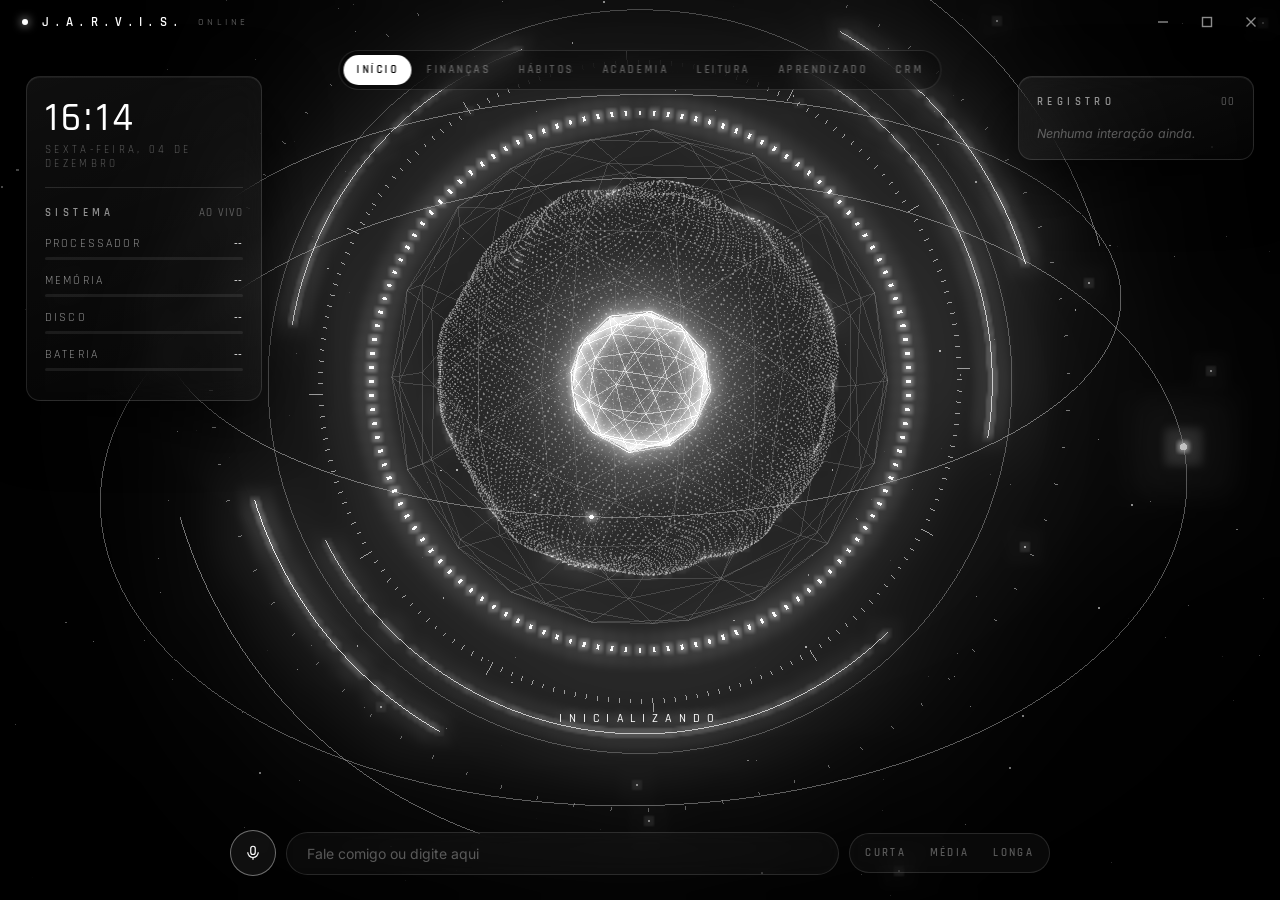
<file: jarvis/web/index.html>
<!doctype html>
<html lang="pt-BR">
<head>
<meta charset="utf-8">
<meta name="viewport" content="width=device-width, initial-scale=1">
<title>J.A.R.V.I.S.</title>
<link rel="preconnect" href="https://fonts.googleapis.com">
<link rel="preconnect" href="https://fonts.gstatic.com" crossorigin>
<link href="https://fonts.googleapis.com/css2?family=Inter:wght@300;400;500&family=Rajdhani:wght@400;500;600&display=swap" rel="stylesheet">
<script type="importmap">{ "imports": { "three": "./three.module.min.js" } }</script>
<style>
  :root {
    --fundo: #000;
    --branco: #ffffff;
    --texto: #ededed;
    --suave: rgba(255, 255, 255, 0.55);
    --apagado: rgba(255, 255, 255, 0.32);
    --linha: rgba(255, 255, 255, 0.12);
    --vidro: rgba(255, 255, 255, 0.035);
    --hud: "Rajdhani", "Segoe UI", sans-serif;
    --corpo: "Inter", "Segoe UI", sans-serif;
  }
  * { box-sizing: border-box; margin: 0; padding: 0; }
  html, body { height: 100%; background: var(--fundo); color: var(--texto); overflow: hidden;
    font-family: var(--corpo); user-select: none; -webkit-font-smoothing: antialiased; }
  canvas { position: fixed; inset: 0; display: block; }

  /* Vinheta cinematográfica */
  .vinheta { position: fixed; inset: 0; pointer-events: none;
    background: radial-gradient(ellipse at 50% 45%, transparent 45%, rgba(0,0,0,.55) 80%, #000 100%); }

  /* Barra de título (janela sem bordas) */
  #titulo { position: fixed; top: 0; left: 0; right: 0; height: 44px; display: flex; align-items: center;
    justify-content: space-between; padding: 0 8px 0 22px; z-index: 10; }
  .marca { font-family: var(--hud); font-weight: 600; letter-spacing: .55em; font-size: 13px; color: var(--branco);
    display: flex; align-items: center; gap: 14px; pointer-events: none; }
  .marca .ponto { width: 6px; height: 6px; border-radius: 50%; background: var(--branco);
    box-shadow: 0 0 10px var(--branco); animation: pulsar 2.4s ease-in-out infinite; }
  .marca small { font-weight: 500; letter-spacing: .35em; font-size: 10px; color: var(--apagado); }
  .controles { display: flex; gap: 2px; }
  .controles button { width: 42px; height: 30px; border: 0; background: transparent; color: var(--suave);
    cursor: pointer; border-radius: 6px; display: grid; place-items: center; transition: background .15s, color .15s; }
  .controles button:hover { background: rgba(255,255,255,.08); color: var(--branco); }
  .controles button.fechar:hover { background: rgba(255,255,255,.9); color: #000; }
  .controles svg { width: 12px; height: 12px; stroke: currentColor; stroke-width: 1.4; fill: none; }

  /* Painéis de vidro */
  .painel { position: fixed; top: 76px; width: 236px; padding: 18px 18px 16px; border: 1px solid var(--linha);
    background: linear-gradient(160deg, rgba(255,255,255,.06), rgba(255,255,255,.015));
    backdrop-filter: blur(14px); -webkit-backdrop-filter: blur(14px); border-radius: 14px;
    box-shadow: 0 20px 60px rgba(0,0,0,.6), inset 0 1px 0 rgba(255,255,255,.06); }
  .painel.esq { left: 26px; }
  .painel.dir { right: 26px; }
  .painel h2 { font-family: var(--hud); font-weight: 600; font-size: 11px; letter-spacing: .4em; color: var(--suave);
    display: flex; justify-content: space-between; margin-bottom: 16px; }
  .painel h2 span { color: var(--apagado); letter-spacing: .1em; font-weight: 500; }
  .medida { margin-bottom: 13px; }
  .medida .rotulo { display: flex; justify-content: space-between; font-family: var(--hud); font-size: 12px;
    letter-spacing: .18em; color: var(--suave); margin-bottom: 6px; }
  .medida .rotulo b { color: var(--branco); font-weight: 500; letter-spacing: .05em; font-variant-numeric: tabular-nums; }
  .barra-medida { height: 3px; background: rgba(255,255,255,.08); border-radius: 2px; overflow: hidden; }
  .barra-medida i { display: block; height: 100%; width: 0; background: linear-gradient(90deg, rgba(255,255,255,.5), #fff);
    box-shadow: 0 0 8px rgba(255,255,255,.7); transition: width .8s cubic-bezier(.2,.8,.2,1); }
  .relogio { font-family: var(--hud); font-size: 40px; font-weight: 500; letter-spacing: .08em; color: var(--branco);
    line-height: 1; margin: 4px 0 4px; font-variant-numeric: tabular-nums; }
  .data { font-family: var(--hud); font-size: 11px; letter-spacing: .3em; color: var(--apagado); text-transform: uppercase;
    margin-bottom: 18px; padding-bottom: 16px; border-bottom: 1px solid var(--linha); }

  #registro { list-style: none; display: flex; flex-direction: column; gap: 11px; max-height: 330px; overflow: hidden; }
  #registro li { font-size: 12.5px; line-height: 1.45; color: var(--suave); border-left: 1px solid var(--linha);
    padding-left: 10px; animation: entrar .4s ease both; }
  #registro li.jarvis { color: var(--texto); border-left-color: rgba(255,255,255,.6); }
  #registro li small { display: block; font-family: var(--hud); letter-spacing: .25em; font-size: 9.5px;
    color: var(--apagado); margin-bottom: 2px; text-transform: uppercase; }
  #registro .vazio { border: 0; padding: 0; color: var(--apagado); font-style: italic; }

  /* Centro inferior */
  #estado { position: fixed; left: 50%; bottom: 174px; transform: translateX(-50%); font-family: var(--hud);
    font-size: 12px; font-weight: 500; letter-spacing: .6em; margin-right: -.6em; color: var(--branco);
    text-transform: uppercase; pointer-events: none; text-shadow: 0 0 12px rgba(255,255,255,.6); }
  #tempos { position: fixed; left: 50%; bottom: 156px; transform: translateX(-50%); font: 500 10px var(--hud);
    letter-spacing: .25em; color: var(--apagado); text-transform: uppercase; pointer-events: none; }
  #legendas { position: fixed; left: 50%; bottom: 82px; transform: translateX(-50%);
    width: min(780px, calc(100% - 32px)); text-align: center; pointer-events: none; }
  #voce { color: var(--apagado); font-size: 13px; min-height: 18px; font-style: italic; }
  #fala { margin-top: 6px; font-size: 18px; font-weight: 300; line-height: 1.5; min-height: 27px; color: var(--branco);
    text-shadow: 0 0 22px rgba(255,255,255,.25); }
  #barra { position: fixed; left: 50%; bottom: 24px; transform: translateX(-50%); width: min(820px, calc(100% - 32px));
    display: flex; align-items: center; gap: 10px; }
  #microfone { flex: none; width: 46px; height: 46px; border-radius: 50%; border: 1px solid rgba(255,255,255,.4);
    background: rgba(255,255,255,.06); color: var(--branco); cursor: pointer; display: grid; place-items: center;
    backdrop-filter: blur(10px); transition: background .2s, box-shadow .2s, border-color .2s; }
  #microfone svg { width: 18px; height: 18px; stroke: currentColor; stroke-width: 1.6; fill: none; }
  #microfone:not(.mudo) { box-shadow: 0 0 0 0 rgba(255,255,255,.35); animation: aura 2.4s ease-out infinite; }
  #microfone.mudo { border-color: var(--linha); color: var(--apagado); background: transparent; }
  #microfone .risco { display: none; }
  #microfone.mudo .risco { display: block; }
  @keyframes aura { 0% { box-shadow: 0 0 0 0 rgba(255,255,255,.3); } 100% { box-shadow: 0 0 0 14px rgba(255,255,255,0); } }
  .modos { flex: none; display: flex; padding: 3px; border: 1px solid var(--linha); border-radius: 22px;
    background: var(--vidro); backdrop-filter: blur(10px); }
  .modos button { border: 0; background: transparent; color: var(--apagado); font: 600 10.5px var(--hud);
    letter-spacing: .22em; padding: 9px 12px; border-radius: 18px; cursor: pointer; transition: all .2s; }
  .modos button:hover { color: var(--branco); }
  .modos button.ativo { background: var(--branco); color: #000; }
  #entrada { flex: 1; min-width: 0; background: var(--vidro); border: 1px solid var(--linha); color: var(--texto);
    padding: 12px 20px; border-radius: 24px; font: 400 14px var(--corpo); outline: none; user-select: text;
    backdrop-filter: blur(10px); transition: border-color .2s, box-shadow .2s; }
  #entrada:focus { border-color: rgba(255,255,255,.45); box-shadow: 0 0 24px rgba(255,255,255,.08); }
  #entrada::placeholder { color: var(--apagado); }

  #confirmacao { position: fixed; left: 50%; bottom: 206px; transform: translateX(-50%); display: none; gap: 14px; }
  #confirmacao.ativa { display: flex; animation: entrar .3s ease both; }
  .botao { background: rgba(255,255,255,.04); border: 1px solid rgba(255,255,255,.55); color: var(--branco);
    padding: 9px 30px; border-radius: 20px; font: 600 12px var(--hud); letter-spacing: .35em; cursor: pointer;
    backdrop-filter: blur(8px); }
  .botao:hover { background: var(--branco); color: #000; }

  #inicio { position: fixed; inset: 0; display: none; flex-direction: column; align-items: center; justify-content: center;
    gap: 26px; background: rgba(0,0,0,.6); cursor: pointer; z-index: 20; transition: opacity .8s; }
  #inicio.visivel { display: flex; }
  #inicio.sumindo { opacity: 0; pointer-events: none; }
  #inicio h1 { font: 500 34px var(--hud); letter-spacing: .8em; margin-right: -.8em; color: var(--branco);
    text-shadow: 0 0 30px rgba(255,255,255,.5); }
  #inicio p { font: 500 12px var(--hud); letter-spacing: .45em; color: var(--apagado); text-transform: uppercase;
    animation: pulsar 2s ease-in-out infinite; }

  /* Navegação entre áreas */
  #navegacao { position: fixed; top: 50px; left: 50%; transform: translateX(-50%); display: flex; gap: 2px; padding: 4px;
    border: 1px solid var(--linha); border-radius: 22px; background: rgba(0,0,0,.35); backdrop-filter: blur(12px); z-index: 9; }
  #navegacao button { border: 0; background: transparent; color: var(--apagado); font: 600 10.5px var(--hud); letter-spacing: .24em;
    padding: 8px 13px; border-radius: 18px; cursor: pointer; transition: all .2s; }
  #navegacao button:hover { color: var(--branco); }
  #navegacao button.ativo { background: var(--branco); color: #000; }

  /* Painel de área (vidro sobre a esfera) */
  #area { position: fixed; top: 98px; left: 50%; transform: translate(-50%, 12px); width: min(1180px, calc(100% - 40px));
    bottom: 96px; display: flex; flex-direction: column; border: 1px solid var(--linha); border-radius: 18px;
    background: linear-gradient(160deg, rgba(18,18,18,.86), rgba(6,6,6,.9)); backdrop-filter: blur(22px);
    box-shadow: 0 30px 90px rgba(0,0,0,.7), inset 0 1px 0 rgba(255,255,255,.07); opacity: 0; pointer-events: none;
    transition: opacity .35s, transform .35s; z-index: 8; user-select: text; }
  body.com-area #area { opacity: 1; transform: translate(-50%, 0); pointer-events: auto; }
  body.com-area .painel, body.com-area #legendas #voce, body.com-area #tempos { opacity: 0; pointer-events: none; }
  body.com-area #cena { opacity: .45; transition: opacity .4s; }
  body.com-area #estado { bottom: 72px; font-size: 10px; }
  body.com-area #legendas { bottom: 96px; opacity: 0; }
  #area > header { display: flex; align-items: center; justify-content: space-between; padding: 18px 24px 8px; }
  #area h2 { font: 600 20px var(--hud); letter-spacing: .4em; color: var(--branco); }
  #area-fechar { width: 34px; height: 34px; border-radius: 50%; border: 1px solid var(--linha); background: transparent;
    color: var(--suave); font-size: 20px; cursor: pointer; }
  #area-fechar:hover { color: #000; background: var(--branco); }
  #area-conteudo { flex: 1; overflow-y: auto; padding: 8px 24px 24px; display: flex; flex-direction: column; gap: 18px; }
  #area-conteudo::-webkit-scrollbar { width: 6px; } #area-conteudo::-webkit-scrollbar-thumb { background: rgba(255,255,255,.15); border-radius: 3px; }
  .kpis { display: grid; grid-template-columns: repeat(auto-fit, minmax(180px, 1fr)); gap: 12px; }
  .kpi { border: 1px solid var(--linha); border-radius: 14px; padding: 14px 16px; background: rgba(255,255,255,.03); }
  .kpi small { display: block; font: 600 10px var(--hud); letter-spacing: .25em; color: var(--apagado); text-transform: uppercase; }
  .kpi b { display: block; font: 500 28px var(--hud); color: var(--branco); margin-top: 6px; font-variant-numeric: tabular-nums; }
  .kpi span { font-size: 11px; color: var(--apagado); }
  .colunas { display: grid; grid-template-columns: repeat(auto-fit, minmax(340px, 1fr)); gap: 18px; align-items: start; }
  .secao { display: flex; flex-direction: column; gap: 10px; margin-bottom: 8px; }
  .secao h3 { font: 600 11px var(--hud); letter-spacing: .32em; color: var(--suave); text-transform: uppercase; }
  .dica { font-size: 12px; color: var(--apagado); line-height: 1.5; }
  .form-area { display: flex; flex-wrap: wrap; gap: 8px; }
  .form-area input, .form-area select, .form-area textarea, input.mini {
    flex: 1; min-width: 70px; background: rgba(255,255,255,.04); border: 1px solid var(--linha); border-radius: 10px;
    color: var(--texto); padding: 9px 12px; font: 400 13px var(--corpo); outline: none; }
  .form-area textarea { flex-basis: 100%; resize: vertical; }
  .form-area select option { background: #111; }
  .form-area input:focus, .form-area textarea:focus, input.mini:focus { border-color: rgba(255,255,255,.45); }
  input.mini { flex: 0 0 80px; padding: 6px 9px; } input.mini.largo { flex: 1; }
  .botao-area { border: 1px solid rgba(255,255,255,.5); background: transparent; color: var(--branco); border-radius: 10px;
    padding: 8px 14px; font: 600 10.5px var(--hud); letter-spacing: .2em; cursor: pointer; text-transform: uppercase; }
  .botao-area:hover, .botao-area.destaque { background: var(--branco); color: #000; }
  .excluir { border: 0; background: transparent; color: var(--apagado); font-size: 18px; cursor: pointer; padding: 0 4px; }
  .excluir:hover { color: var(--branco); }
  .vazio-area { color: var(--apagado); font-size: 12.5px; font-style: italic; }
  .lista { list-style: none; display: flex; flex-direction: column; }
  .lista li { display: flex; align-items: center; gap: 12px; padding: 9px 2px; border-bottom: 1px solid rgba(255,255,255,.06); font-size: 13.5px; }
  .lista .data { font: 500 12px var(--hud); letter-spacing: .08em; color: var(--apagado); width: 44px; flex: none; text-transform: uppercase; }
  .lista .desc { flex: 1; min-width: 0; }
  .lista .desc small { display: block; font-size: 11.5px; color: var(--apagado); margin-top: 2px; white-space: pre-wrap; }
  .lista b { font-weight: 500; font-variant-numeric: tabular-nums; }
  .lista b.receita { color: #fff; } .lista b.despesa { color: var(--suave); }
  .barra-cat { display: grid; grid-template-columns: 110px 1fr 100px; align-items: center; gap: 10px; font-size: 12.5px; color: var(--suave); }
  .barra-cat i { height: 4px; border-radius: 2px; background: linear-gradient(90deg, rgba(255,255,255,.4), #fff); box-shadow: 0 0 8px rgba(255,255,255,.5); }
  .barra-cat b { text-align: right; font-weight: 500; color: var(--branco); }
  .habitos { display: flex; flex-direction: column; gap: 6px; }
  .habito { display: grid; grid-template-columns: minmax(160px, 1fr) repeat(7, 34px) 24px; align-items: center; gap: 8px;
    padding: 8px 4px; border-bottom: 1px solid rgba(255,255,255,.06); }
  .habito.cabecalho small { text-align: center; font: 600 10px var(--hud); letter-spacing: .15em; color: var(--apagado); text-transform: uppercase; }
  .habito .nome small { display: block; font-size: 11px; color: var(--apagado); }
  .dia { width: 26px; height: 26px; margin: auto; border-radius: 50%; border: 1px solid rgba(255,255,255,.25); background: transparent; cursor: pointer; }
  .dia.feito { background: var(--branco); box-shadow: 0 0 12px rgba(255,255,255,.6); }
  .grupo-titulo { font: 600 10px var(--hud); letter-spacing: .25em; color: var(--apagado); text-transform: uppercase; }
  .livros { display: grid; grid-template-columns: repeat(auto-fill, minmax(230px, 1fr)); gap: 12px; }
  .livro { border: 1px solid var(--linha); border-radius: 14px; padding: 14px; display: flex; flex-direction: column; gap: 6px; background: rgba(255,255,255,.03); }
  .livro.lido { opacity: .6; }
  .livro small { color: var(--apagado); font-size: 11.5px; }
  .progresso { height: 4px; border-radius: 2px; background: rgba(255,255,255,.1); overflow: hidden; }
  .progresso i { display: block; height: 100%; background: #fff; box-shadow: 0 0 8px #fff; }
  .acoes { display: flex; align-items: center; gap: 6px; margin-top: 4px; flex-wrap: wrap; }
  .cliente .acoes input.mini.largo { flex: 1 1 100%; }
  .barra-crm { display: flex; gap: 12px; align-items: flex-start; flex-wrap: wrap; }
  .barra-crm .form-area { flex: 1; }
  .funil { display: grid; grid-template-columns: repeat(4, minmax(200px, 1fr)); gap: 12px; align-items: start; }
  .coluna-funil { border: 1px solid var(--linha); border-radius: 14px; padding: 12px; background: rgba(255,255,255,.02); display: flex; flex-direction: column; gap: 8px; min-height: 120px; }
  .coluna-funil h3 { font: 600 11px var(--hud); letter-spacing: .28em; color: var(--suave); text-transform: uppercase; display: flex; justify-content: space-between; }
  .coluna-funil h3 span { letter-spacing: .05em; color: var(--apagado); }
  .cliente { border: 1px solid rgba(255,255,255,.1); border-radius: 12px; padding: 10px 12px; background: rgba(255,255,255,.04); cursor: pointer; display: flex; flex-direction: column; gap: 3px; }
  .cliente:hover { border-color: rgba(255,255,255,.35); }
  .cliente small { color: var(--apagado); font-size: 11.5px; }
  .cliente .detalhes { display: none; margin-top: 6px; font-size: 12px; color: var(--suave); }
  .cliente.aberto .detalhes { display: flex; flex-direction: column; gap: 6px; }
  .cliente .detalhes ul { list-style: none; display: flex; flex-direction: column; gap: 4px; }
  .cliente .detalhes li small { margin-right: 6px; }
  @media (max-width: 900px) { .funil { grid-template-columns: repeat(2, 1fr); } #navegacao button { padding: 8px 8px; letter-spacing: .1em; } }

  @keyframes pulsar { 50% { opacity: .35; } }
  @keyframes entrar { from { opacity: 0; transform: translateY(6px); } }
  @media (max-width: 1080px) { .painel { display: none; } }
  @media (max-width: 640px) { .modos button { padding: 9px 8px; letter-spacing: .1em; } }
</style>
</head>
<body>
  <canvas id="cena"></canvas>
  <div class="vinheta"></div>

  <header id="titulo" class="pywebview-drag-region">
    <div class="marca"><span class="ponto"></span>J.A.R.V.I.S. <small>ONLINE</small></div>
    <div class="controles">
      <button data-acao="minimizar" title="Minimizar"><svg viewBox="0 0 12 12"><path d="M1 6h10"/></svg></button>
      <button data-acao="maximizar" title="Tela cheia"><svg viewBox="0 0 12 12"><rect x="1.5" y="1.5" width="9" height="9"/></svg></button>
      <button data-acao="fechar" class="fechar" title="Fechar"><svg viewBox="0 0 12 12"><path d="M1.5 1.5l9 9M10.5 1.5l-9 9"/></svg></button>
    </div>
  </header>

  <nav id="navegacao">
    <button data-area="inicio" class="ativo">INÍCIO</button>
    <button data-area="financas">FINANÇAS</button>
    <button data-area="habitos">HÁBITOS</button>
    <button data-area="academia">ACADEMIA</button>
    <button data-area="leitura">LEITURA</button>
    <button data-area="aprendizado">APRENDIZADO</button>
    <button data-area="crm">CRM</button>
  </nav>

  <main id="area">
    <header><h2 id="area-titulo"></h2><button id="area-fechar" title="Voltar ao início (Esc)">×</button></header>
    <div id="area-conteudo"></div>
  </main>

  <aside class="painel esq">
    <div class="relogio" id="relogio">--:--</div>
    <div class="data" id="data"></div>
    <h2>SISTEMA <span>AO VIVO</span></h2>
    <div class="medida"><div class="rotulo">PROCESSADOR <b id="v-cpu">--</b></div><div class="barra-medida"><i id="b-cpu"></i></div></div>
    <div class="medida"><div class="rotulo">MEMÓRIA <b id="v-memoria">--</b></div><div class="barra-medida"><i id="b-memoria"></i></div></div>
    <div class="medida"><div class="rotulo">DISCO <b id="v-disco">--</b></div><div class="barra-medida"><i id="b-disco"></i></div></div>
    <div class="medida" id="m-bateria"><div class="rotulo">BATERIA <b id="v-bateria">--</b></div><div class="barra-medida"><i id="b-bateria"></i></div></div>
  </aside>

  <aside class="painel dir">
    <h2>REGISTRO <span id="contador">00</span></h2>
    <ul id="registro"><li class="vazio">Nenhuma interação ainda.</li></ul>
  </aside>

  <div id="estado">inicializando</div>
  <div id="tempos" title="Tempo para entender sua fala e para começar a responder"></div>
  <div id="confirmacao">
    <button class="botao" data-resposta="sim">SIM</button>
    <button class="botao" data-resposta="não">NÃO</button>
  </div>
  <div id="legendas">
    <div id="voce"></div>
    <div id="fala"></div>
  </div>
  <form id="barra" autocomplete="off">
    <button type="button" id="microfone" title="Parar / voltar a ouvir (Ctrl+M)">
      <svg viewBox="0 0 24 24"><rect x="9" y="3" width="6" height="11" rx="3"/><path d="M5 11a7 7 0 0 0 14 0M12 18v3"/>
        <path class="risco" d="M4 4l16 16"/></svg>
    </button>
    <input id="entrada" placeholder="Fale comigo ou digite aqui">
    <div class="modos" title="Tamanho das respostas">
      <button type="button" data-modo="curta">CURTA</button>
      <button type="button" data-modo="moderada">MÉDIA</button>
      <button type="button" data-modo="longa">LONGA</button>
    </div>
  </form>

  <div id="inicio">
    <h1>J.A.R.V.I.S.</h1>
    <p>Clique para iniciar os sistemas</p>
  </div>

  <script type="module" src="app.js"></script>
</body>
</html>
</file>
